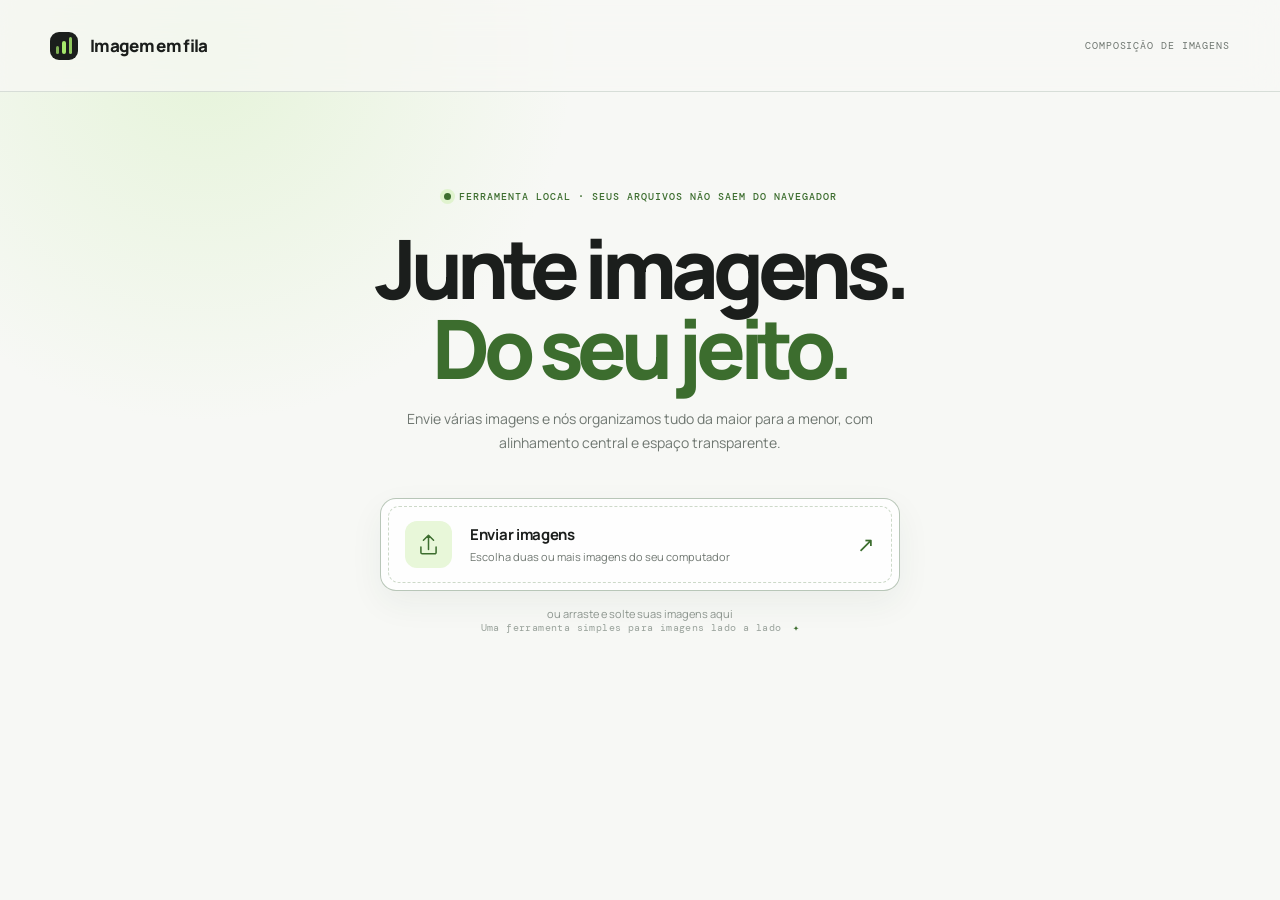
<file: site.html>
<!DOCTYPE html>
<html lang="pt-BR">
<head>
  <meta charset="UTF-8" />
  <meta name="viewport" content="width=device-width, initial-scale=1.0" />
  <meta name="description" content="Una várias imagens em uma composição personalizada." />
  <title>Imagem em fila</title>
  <link rel="preconnect" href="https://fonts.googleapis.com" />
  <link rel="preconnect" href="https://fonts.gstatic.com" crossorigin />
  <link href="https://fonts.googleapis.com/css2?family=DM+Mono:wght@400;500&family=Manrope:wght@400;500;600;700;800&display=swap" rel="stylesheet" />
  <link rel="stylesheet" href="css.css" />
</head>
<body>
  <main class="app-shell">
    <header class="topbar">
      <a class="brand" href="." aria-label="Imagem em fila, início">
        <span class="brand-mark" aria-hidden="true"><i></i><i></i><i></i></span>
        <span>Imagem em fila</span>
      </a>
      <span class="topbar-note">composição de imagens</span>
    </header>

    <section class="hero" aria-labelledby="page-title">
      <div class="eyebrow"><span></span> ferramenta local · seus arquivos não saem do navegador</div>
      <h1 id="page-title">Junte imagens.<br /><em>Do seu jeito.</em></h1>
      <p class="intro">Envie várias imagens e nós organizamos tudo da maior para a menor, com alinhamento central e espaço transparente.</p>

      <label class="upload-card" for="image-input" id="upload-card">
        <span class="upload-icon" aria-hidden="true">
          <svg viewBox="0 0 32 32" fill="none"><path d="M16 22V5m0 0-6 6m6-6 6 6M7 19v6.5A1.5 1.5 0 0 0 8.5 27h15a1.5 1.5 0 0 0 1.5-1.5V19" stroke="currentColor" stroke-width="1.8" stroke-linecap="round" stroke-linejoin="round"/></svg>
        </span>
        <span class="upload-copy">
          <strong>Enviar imagens</strong>
          <span>Escolha duas ou mais imagens do seu computador</span>
        </span>
        <span class="upload-arrow" aria-hidden="true">↗</span>
        <input id="image-input" type="file" accept="image/*" multiple />
      </label>

      <p class="drop-hint">ou arraste e solte suas imagens aqui</p>
    </section>

    <section class="workspace" id="workspace" hidden aria-live="polite">
      <div class="workspace-heading">
        <div>
          <div class="eyebrow"><span></span> pré-visualização</div>
          <h2>Sua composição</h2>
        </div>
        <div class="actions">
          <button class="button button-secondary" id="add-more" type="button">+ Adicionar mais</button>
          <button class="button button-secondary" id="vertical-toggle" type="button" aria-pressed="false">↕ Vertical</button>
          <button class="button button-primary" id="export-button" type="button"><span>Exportar</span><span aria-hidden="true">↓</span></button>
        </div>
      </div>

      <div class="composition-meta">
        <span id="image-count">0 imagens</span>
        <span class="meta-dot" aria-hidden="true"></span>
        <span id="composition-size">0 × 0 px</span>
        <span class="meta-spacer"></span>
        <span class="sort-label">layout: <strong id="layout-label">maior → menor</strong></span>
      </div>

      <div class="controls-panel">
        <div class="control-block color-block">
          <div class="control-title">Cor do espaço vazio <span id="color-value">transparente</span></div>
          <div class="color-editor">
            <div class="color-editor-left">
              <div class="color-wheel-row">
                <button class="color-wheel" id="color-wheel" type="button" aria-label="Escolher uma cor na roda de cor">
                  <span class="color-wheel-center" id="color-wheel-center"></span>
                </button>
                <div class="color-copy">
                  <strong id="color-name">Transparente</strong>
                  <span>Escolha a matiz na roda</span>
                </div>
              </div>
              <div class="rgb-caption">ajuste · RGB</div>
              <div class="rgb-fields" aria-label="Ajuste RGB">
                <label>R<input id="red-input" type="number" min="0" max="255" value="0" /></label>
                <label>G<input id="green-input" type="number" min="0" max="255" value="0" /></label>
                <label>B<input id="blue-input" type="number" min="0" max="255" value="0" /></label>
              </div>
              <span class="erase-status" id="erase-status">selecione uma cor dentro da prévia</span>
              <button class="erase-color-button" id="erase-color-button" type="button" disabled>Apagar cores</button>
            </div>
            <div class="color-editor-right">
              <div class="color-topline">
                <label class="hex-color" title="Editar código HEX">
                  <span>HEX</span>
                  <input id="hex-input" type="text" inputmode="text" maxlength="7" placeholder="#B8EC86" spellcheck="false" aria-label="Código HEX da cor" />
                </label>
                <button class="transparent-button is-active" id="transparent-toggle" type="button" aria-pressed="true">transparente</button>
              </div>
              <div class="color-surface is-transparent" id="color-surface" role="button" tabindex="0" aria-label="Escolher saturação e luminosidade da cor">
                <span class="color-surface-cursor" id="color-surface-cursor"></span>
              </div>
              <input class="hue-slider" id="hue-slider" type="range" min="0" max="360" value="100" aria-label="Escolher matiz da cor" />
            </div>
          </div>
        </div>

        <div class="control-block layout-block">
          <div class="control-title">Ordem e alinhamento</div>
          <div class="layout-subtitle">ordem das imagens</div>
          <div class="layout-options" role="radiogroup" aria-label="Ordem das imagens">
            <button class="layout-button is-active" type="button" data-order="desc" role="radio" aria-checked="true"><span>↗</span> maior → menor</button>
            <button class="layout-button" type="button" data-order="asc" role="radio" aria-checked="false"><span>↘</span> menor → maior</button>
          </div>
          <div class="layout-subtitle alignment-subtitle">alinhamento vertical</div>
          <div class="layout-options alignment-options" role="radiogroup" aria-label="Alinhamento vertical">
            <button class="layout-button align-button is-active" type="button" data-align="center" role="radio" aria-checked="true"><span>↕</span> centralizado</button>
            <button class="layout-button align-button" type="button" data-align="top" role="radio" aria-checked="false"><span>↑</span> para cima</button>
            <button class="layout-button align-button" type="button" data-align="bottom" role="radio" aria-checked="false"><span>↓</span> para baixo</button>
          </div>
        </div>
      </div>

      <div class="canvas-frame">
        <div class="canvas-scroll" id="canvas-scroll">
          <canvas id="composition-canvas" aria-label="Pré-visualização da composição final"></canvas>
        </div>
      </div>

      <div class="spacing-panel">
        <div class="spacing-heading">
          <div>
            <div class="control-title">Espaço entre imagens</div>
            <p id="spacing-status">Clique em uma imagem na prévia para escolher o espaço até a próxima.</p>
          </div>
          <span class="spacing-hint">unidade: px</span>
        </div>
        <div class="spacing-controls">
          <div class="spacing-control-row">
            <label class="spacing-input-label" for="spacing-input">espaço <strong id="selected-image-label">—</strong></label>
            <input id="spacing-input" type="number" min="0" step="1" value="0" aria-label="Espaço em pixels" />
            <span class="px-suffix">px</span>
            <button class="button button-secondary compact-button" id="apply-spacing" type="button">Aplicar espaço</button>
          </div>
          <div class="spacing-control-row">
            <label class="spacing-input-label" for="padding-input">padding geral</label>
            <input id="padding-input" type="number" min="0" step="1" value="0" aria-label="Padding geral em pixels" />
            <span class="px-suffix">px</span>
            <button class="button button-secondary compact-button" id="apply-padding" type="button">Aplicar padding</button>
          </div>
          <button class="button button-secondary compact-button" id="select-all-gaps" type="button">Selecionar todos</button>
        </div>
      </div>

      <div class="file-list" id="file-list"></div>
    </section>

    <footer class="footer">Uma ferramenta simples para imagens lado a lado <span>✦</span></footer>
  </main>
  <script src="javascript.js"></script>
</body>
</html>
</file>
<file: css.css>
:root {
  --ink: #1b1e1c;
  --muted: #6f7771;
  --paper: #f7f8f5;
  --card: #ffffff;
  --line: #dfe4df;
  --accent: #a6e86b;
  --accent-dark: #3c6d2e;
  --scroll-track: #edf2ea;
  --scroll-thumb: #b6c8ae;
  --scroll-thumb-hover: #3c6d2e;
  --shadow: 0 24px 70px rgba(31, 52, 35, 0.08);
  --ease-out: cubic-bezier(.22, 1, .36, 1);
  --ease-spring: cubic-bezier(.34, 1.56, .64, 1);
}

* {
  box-sizing: border-box;
  -webkit-user-select: none;
  user-select: none;
}

input,
textarea,
select,
[contenteditable="true"] {
  -webkit-user-select: text;
  user-select: text;
}

html {
  min-width: 320px;
  background: var(--paper);
  scroll-behavior: smooth;
  scrollbar-color: var(--scroll-thumb) var(--scroll-track);
}

body {
  margin: 0;
  overflow-x: hidden;
  color: var(--ink);
  background:
    radial-gradient(circle at 16% 8%, rgba(202, 237, 174, 0.38), transparent 23rem),
    var(--paper);
  font-family: "Manrope", sans-serif;
  -webkit-font-smoothing: antialiased;
  text-rendering: optimizeLegibility;
  transition: color .45s var(--ease-out), background .45s var(--ease-out);
}

* {
  scrollbar-color: var(--scroll-thumb) var(--scroll-track);
  scrollbar-width: thin;
}

*::-webkit-scrollbar {
  width: 13px;
  height: 13px;
}

*::-webkit-scrollbar-track {
  background: var(--scroll-track);
}

*::-webkit-scrollbar-thumb {
  border: 3px solid var(--scroll-track);
  border-radius: 999px;
  background: var(--scroll-thumb);
}

*::-webkit-scrollbar-thumb:hover {
  background: var(--scroll-thumb-hover);
}

*::-webkit-scrollbar-corner {
  background: var(--scroll-track);
}

button,
input {
  font: inherit;
}

button {
  cursor: pointer;
}

input[type="number"] {
  appearance: textfield;
  -moz-appearance: textfield;
}

input[type="number"]::-webkit-inner-spin-button,
input[type="number"]::-webkit-outer-spin-button {
  margin: 0;
  appearance: none;
  -webkit-appearance: none;
}

.app-shell {
  position: relative;
  z-index: 1;
  width: min(1180px, calc(100% - 64px));
  margin: 0 auto;
}

.scroll-fireworks-layer {
  position: fixed;
  inset: 0;
  z-index: 0;
  overflow: hidden;
  pointer-events: none;
}

.scroll-firework-star {
  position: absolute;
  left: var(--start-x);
  top: var(--start-y);
  display: grid;
  width: 10px;
  height: 10px;
  place-items: center;
  color: var(--accent);
  font: 700 14px/1 "Segoe UI Symbol", "Arial Unicode MS", sans-serif;
  opacity: 0;
  text-shadow: 0 0 5px color-mix(in srgb, var(--accent) 100%, transparent), 0 0 14px color-mix(in srgb, var(--accent) 82%, transparent), 0 0 28px color-mix(in srgb, var(--accent) 48%, transparent);
  animation: scroll-firework-star .9s var(--star-delay) var(--ease-out) both;
}

.topbar {
  width: 100vw;
  height: 92px;
  margin-left: calc(50% - 50vw);
  padding: 0 max(32px, calc((100vw - 1180px) / 2));
  border-bottom: 1px solid rgba(190, 201, 192, 0.55);
  display: flex;
  align-items: center;
  justify-content: space-between;
  position: sticky;
  top: 0;
  z-index: 20;
  background: rgba(247, 248, 245, .76);
  backdrop-filter: blur(18px) saturate(1.15);
}

.brand {
  display: inline-flex;
  align-items: center;
  gap: 12px;
  color: var(--ink);
  text-decoration: none;
  font-weight: 800;
  letter-spacing: -0.04em;
  font-size: 17px;
  transition: color .2s ease;
}

.brand:hover {
  color: var(--accent-dark);
}

.brand-mark {
  width: 28px;
  height: 28px;
  border-radius: 9px;
  display: inline-flex;
  gap: 3px;
  justify-content: center;
  align-items: end;
  padding: 6px;
  background: var(--ink);
}

.brand-mark i {
  display: block;
  width: 4px;
  border-radius: 4px;
  background: var(--accent);
}

.brand-mark i:nth-child(1) {
  height: 8px;
  opacity: .72;
}

.brand-mark i:nth-child(2) {
  height: 13px;
}

.brand-mark i:nth-child(3) {
  height: 17px;
  opacity: .84;
}

.brand-mark {
  transition: transform .45s var(--ease-spring), box-shadow .3s ease;
}

.brand:hover .brand-mark {
  transform: rotate(-5deg) scale(1.08);
  box-shadow: 0 7px 18px rgba(60, 109, 46, .2);
}

.topbar-note {
  color: var(--muted);
  font-family: "DM Mono", monospace;
  font-size: 10px;
  letter-spacing: .09em;
  text-transform: uppercase;
}

.topbar-tools {
  display: flex;
  align-items: center;
  gap: 16px;
}

.theme-toggle {
  display: inline-flex;
  align-items: center;
  gap: 7px;
  min-height: 32px;
  padding: 0 10px;
  border: 1px solid var(--line);
  border-radius: 8px;
  color: var(--muted);
  background: var(--card);
  font: 10px "DM Mono", monospace;
  text-transform: uppercase;
  transition: border-color .2s, color .2s, background .2s, transform .2s;
}

.theme-toggle:hover {
  border-color: var(--accent-dark);
  color: var(--accent-dark);
  transform: translateY(-1px);
}

.theme-toggle-icon {
  font: 17px "Manrope", sans-serif;
  line-height: 1;
  transition: transform .5s var(--ease-spring);
}

.about-button {
  display: inline-flex;
  align-items: center;
  gap: 7px;
  min-height: 32px;
  padding: 0 10px 0 7px;
  border: 1px solid var(--line);
  border-radius: 8px;
  color: var(--muted);
  background: var(--card);
  font: 10px "DM Mono", monospace;
  text-transform: uppercase;
  transition: border-color .2s ease, color .2s ease, background .2s ease, transform .2s var(--ease-spring), box-shadow .2s ease;
}

.about-button:hover {
  border-color: var(--accent-dark);
  color: var(--accent-dark);
  transform: translateY(-1px);
  box-shadow: 0 7px 18px color-mix(in srgb, var(--accent) 18%, transparent);
}

.about-button-icon {
  display: grid;
  width: 18px;
  height: 18px;
  place-items: center;
  border: 1px solid currentColor;
  border-radius: 50%;
  font: 600 11px "Manrope", sans-serif;
}

.settings-button {
  display: grid;
  width: 32px;
  height: 32px;
  place-items: center;
  padding: 0;
  border: 1px solid var(--line);
  border-radius: 8px;
  color: var(--muted);
  background: var(--card);
  font-size: 17px;
  line-height: 1;
  transition: border-color .2s ease, color .2s ease, background .2s ease, transform .45s var(--ease-spring), box-shadow .2s ease;
}

.settings-button:hover,
.settings-button.is-open {
  border-color: var(--accent-dark);
  color: var(--accent-dark);
  background: color-mix(in srgb, var(--accent) 12%, var(--card));
  box-shadow: 0 7px 18px color-mix(in srgb, var(--accent) 18%, transparent);
}

.settings-button > span {
  display: block;
  transition: transform .45s var(--ease-spring);
}

.settings-button.is-open > span {
  transform: rotate(90deg);
}

body.modal-open {
  overflow: hidden;
}

.about-overlay {
  position: fixed;
  inset: 0;
  z-index: 100;
  display: grid;
  place-items: center;
  padding: 24px;
  background: rgba(15, 21, 17, .46);
  backdrop-filter: blur(10px) saturate(.86);
  animation: about-overlay-in .24s ease both;
}

.about-overlay[hidden] {
  display: none;
}

.settings-overlay {
  position: fixed;
  inset: 0;
  z-index: 101;
  display: grid;
  place-items: start end;
  padding: 106px max(32px, calc((100vw - 1180px) / 2));
  background: rgba(15, 21, 17, .18);
  backdrop-filter: blur(3px);
  animation: about-overlay-in .2s ease both;
}

.settings-overlay[hidden] {
  display: none;
}

.settings-dialog {
  width: min(430px, calc(100vw - 32px));
  padding: 22px;
  border: 1px solid color-mix(in srgb, var(--accent-dark) 32%, var(--line));
  border-radius: 16px;
  color: var(--ink);
  background: color-mix(in srgb, var(--card) 94%, transparent);
  box-shadow: 0 24px 70px rgba(0, 0, 0, .24), 0 0 0 1px rgba(255, 255, 255, .08) inset;
  animation: about-dialog-in .32s var(--ease-out) both;
}

.settings-dialog-header {
  display: flex;
  align-items: flex-start;
  justify-content: space-between;
  gap: 16px;
  padding-bottom: 16px;
  border-bottom: 1px solid var(--line);
}

.settings-dialog h2 {
  margin: 6px 0 0;
  font-size: 24px;
  letter-spacing: -.04em;
}

.settings-dialog-header p {
  margin: 9px 0 0;
  color: var(--muted);
  font-size: 11px;
  line-height: 1.55;
}

.settings-options {
  display: grid;
  gap: 9px;
  margin-top: 16px;
}

.settings-option {
  display: grid;
  grid-template-columns: minmax(0, 1fr) auto;
  align-items: center;
  gap: 14px;
  padding: 13px;
  border: 1px solid var(--line);
  border-radius: 10px;
  background: color-mix(in srgb, var(--paper) 54%, transparent);
}

.settings-option strong,
.settings-option small {
  display: block;
}

.settings-option strong {
  font-size: 12px;
}

.settings-option small {
  margin-top: 4px;
  color: var(--muted);
  font-size: 10px;
  line-height: 1.45;
}

.settings-option select {
  min-width: 126px;
  height: 32px;
  padding: 0 8px;
  border: 1px solid var(--line);
  border-radius: 7px;
  outline: none;
  color: var(--ink);
  background: var(--card);
  font: 10px "DM Mono", monospace;
}

.settings-option select:focus {
  border-color: var(--accent-dark);
  box-shadow: 0 0 0 3px color-mix(in srgb, var(--accent) 24%, transparent);
}

.settings-toggle-option {
  position: relative;
}

.settings-toggle-option input {
  position: absolute;
  width: 1px;
  height: 1px;
  opacity: 0;
}

.settings-switch {
  position: relative;
  width: 40px;
  height: 22px;
  border-radius: 999px;
  background: var(--line);
  transition: background .2s ease;
}

.settings-switch::after {
  content: "";
  position: absolute;
  top: 3px;
  left: 3px;
  width: 16px;
  height: 16px;
  border-radius: 50%;
  background: var(--card);
  box-shadow: 0 1px 4px rgba(0, 0, 0, .22);
  transition: transform .22s var(--ease-spring);
}

.settings-toggle-option input:checked + .settings-switch {
  background: var(--accent-dark);
}

.settings-toggle-option input:checked + .settings-switch::after {
  transform: translateX(18px);
}

.settings-toggle-option input:focus-visible + .settings-switch {
  outline: 3px solid color-mix(in srgb, var(--accent) 35%, transparent);
  outline-offset: 2px;
}

.about-dialog {
  width: min(780px, 100%);
  max-height: min(760px, calc(100vh - 48px));
  overflow: auto;
  padding: 26px;
  border: 1px solid color-mix(in srgb, var(--accent-dark) 28%, var(--line));
  border-radius: 18px;
  color: var(--ink);
  background: color-mix(in srgb, var(--card) 92%, transparent);
  box-shadow: 0 28px 90px rgba(0, 0, 0, .24), 0 0 0 1px rgba(255, 255, 255, .08) inset;
  animation: about-dialog-in .42s var(--ease-out) both;
  scrollbar-color: var(--scroll-thumb) var(--scroll-track);
}

.about-dialog-header {
  display: flex;
  align-items: flex-start;
  justify-content: space-between;
  gap: 24px;
  padding-bottom: 20px;
  border-bottom: 1px solid var(--line);
}

.about-dialog-header .eyebrow {
  margin-bottom: 7px;
}

.about-dialog h2 {
  margin: 0;
  font-size: clamp(25px, 4vw, 36px);
}

.about-dialog-header p {
  max-width: 560px;
  margin: 10px 0 0;
  color: var(--muted);
  font-size: 12px;
  line-height: 1.65;
}

.about-close {
  display: grid;
  flex: 0 0 34px;
  width: 34px;
  height: 34px;
  place-items: center;
  border: 1px solid var(--line);
  border-radius: 9px;
  color: var(--muted);
  background: var(--paper);
  font-size: 22px;
  line-height: 1;
  transition: border-color .2s ease, color .2s ease, transform .2s var(--ease-spring);
}

.about-close:hover {
  border-color: var(--accent-dark);
  color: var(--accent-dark);
  transform: rotate(6deg) scale(1.05);
}

.about-grid {
  display: grid;
  grid-template-columns: repeat(2, minmax(0, 1fr));
  gap: 10px;
  margin-top: 18px;
}

.about-card {
  min-width: 0;
  padding: 15px;
  border: 1px solid var(--line);
  border-radius: 11px;
  background: color-mix(in srgb, var(--paper) 58%, transparent);
  transition: border-color .22s ease, transform .22s var(--ease-spring), box-shadow .22s ease;
}

.about-card:hover {
  border-color: color-mix(in srgb, var(--accent-dark) 54%, var(--line));
  transform: translateY(-2px);
  box-shadow: 0 10px 24px color-mix(in srgb, var(--accent) 12%, transparent);
}

.about-card-wide {
  grid-column: 1 / -1;
}

.about-card-kicker {
  color: var(--accent-dark);
  font: 8px "DM Mono", monospace;
  letter-spacing: .1em;
  text-transform: uppercase;
}

.about-card h3 {
  margin: 6px 0 5px;
  font-size: 14px;
  letter-spacing: -.02em;
}

.about-card p {
  margin: 0;
  color: var(--muted);
  font-size: 11px;
  line-height: 1.6;
}

.about-card strong {
  color: var(--ink);
  font-weight: 700;
}

.manual-list {
  display: grid;
  gap: 7px;
  margin-top: 10px;
}

.manual-list > div {
  display: grid;
  grid-template-columns: minmax(130px, .7fr) minmax(0, 1.5fr);
  gap: 12px;
  padding-top: 8px;
  border-top: 1px solid color-mix(in srgb, var(--line) 78%, transparent);
}

.manual-list > div:first-child {
  padding-top: 0;
  border-top: 0;
}

.manual-list strong {
  font-size: 10px;
}

.manual-list span {
  color: var(--muted);
  font-size: 10px;
  line-height: 1.55;
}

.shortcut-list {
  display: grid;
  gap: 6px;
  margin-top: 12px;
}

.shortcut-row {
  display: flex;
  align-items: center;
  justify-content: space-between;
  gap: 15px;
  color: var(--muted);
  font-size: 11px;
}

.shortcut-row > span:last-child {
  display: inline-flex;
  align-items: center;
  gap: 5px;
}

kbd {
  min-width: 25px;
  padding: 3px 6px;
  border: 1px solid var(--line);
  border-bottom-width: 2px;
  border-radius: 5px;
  color: var(--ink);
  background: var(--card);
  font: 9px "DM Mono", monospace;
  text-align: center;
}

.shortcut-row b {
  color: var(--muted);
  font-weight: 400;
}

.about-dialog-footer {
  margin-top: 16px;
  padding-top: 14px;
  border-top: 1px solid var(--line);
  color: var(--muted);
  font: 10px "DM Mono", monospace;
}

@keyframes about-overlay-in {
  from { opacity: 0; }
  to { opacity: 1; }
}

@keyframes about-dialog-in {
  from { opacity: 0; transform: translateY(14px) scale(.98); }
  to { opacity: 1; transform: translateY(0) scale(1); }
}

body.dark-theme .topbar {
  background: rgba(23, 19, 17, .76);
}

body.dark-theme .settings-dialog {
  background: rgba(37, 29, 25, .96);
}

body.dark-theme .settings-option {
  background: rgba(42, 32, 28, .72);
}

body.dark-theme .settings-option select {
  border-color: #574137;
  background: #251d19;
}

body.dark-theme .brand:hover .brand-mark {
  box-shadow: 0 7px 18px rgba(237, 121, 38, .2);
}

body.dark-theme .theme-toggle-icon {
  transform: rotate(180deg);
}

.hero {
  max-width: 760px;
  margin: 98px auto 0;
  text-align: center;
}

.eyebrow {
  display: flex;
  align-items: center;
  gap: 8px;
  color: var(--accent-dark);
  font: 500 10px "DM Mono", monospace;
  letter-spacing: .1em;
  text-transform: uppercase;
}

.hero .eyebrow {
  justify-content: center;
}

.eyebrow>span {
  width: 7px;
  height: 7px;
  border-radius: 50%;
  background: var(--accent-dark);
  box-shadow: 0 0 0 4px rgba(166, 232, 107, .25);
}

h1 {
  margin: 25px 0 18px;
  font-size: clamp(48px, 7vw, 82px);
  line-height: .98;
  letter-spacing: -.075em;
  font-weight: 800;
}

h1 em {
  color: var(--accent-dark);
  font-style: normal;
}

.intro {
  max-width: 490px;
  margin: 0 auto;
  color: var(--muted);
  font-size: 14px;
  line-height: 1.75;
}

.upload-card {
  position: relative;
  display: flex;
  align-items: center;
  gap: 18px;
  width: min(100%, 520px);
  margin: 42px auto 0;
  padding: 22px 24px;
  border: 1px solid #cfd8cf;
  border-radius: 16px;
  background: rgba(255, 255, 255, .84);
  box-shadow: 0 8px 30px rgba(39, 67, 45, .04);
  text-align: left;
  cursor: pointer;
  transition: border-color .2s, transform .2s, box-shadow .2s, background .2s;
}

.upload-card:hover,
.upload-card.is-dragging {
  border-color: var(--accent-dark);
  background: #fff;
  transform: translateY(-2px);
  box-shadow: var(--shadow);
}

.upload-card input {
  position: absolute;
  width: 1px;
  height: 1px;
  overflow: hidden;
  clip: rect(0, 0, 0, 0);
  white-space: nowrap;
}

.upload-icon {
  display: grid;
  place-items: center;
  width: 47px;
  height: 47px;
  flex: 0 0 47px;
  border-radius: 12px;
  background: #e8f7d9;
  color: var(--accent-dark);
}

.upload-icon svg {
  width: 27px;
  height: 27px;
}

.upload-copy {
  display: grid;
  gap: 4px;
}

.upload-copy strong {
  font-size: 15px;
  letter-spacing: -.02em;
}

.upload-copy span {
  color: var(--muted);
  font-size: 11px;
}

.upload-arrow {
  margin-left: auto;
  font-size: 21px;
  color: var(--accent-dark);
}

.drop-hint {
  margin: 15px 0 0;
  color: #8b948d;
  font-size: 11px;
}

.demo-strip {
  width: min(100%, 760px);
  margin: 52px auto 0;
  padding: 0 12px;
  overflow: hidden;
  animation: soft-rise .7s .36s var(--ease-out) both;
}

.demo-heading {
  display: flex;
  justify-content: space-between;
  gap: 12px;
  margin-bottom: 10px;
  color: var(--muted);
  font: 9px "DM Mono", monospace;
  letter-spacing: .08em;
  text-transform: uppercase;
}

.demo-heading span:first-child {
  color: var(--accent-dark);
}

.demo-heading i {
  display: inline-block;
  width: 6px;
  height: 6px;
  margin-right: 4px;
  border-radius: 50%;
  background: currentColor;
  box-shadow: 0 0 0 4px color-mix(in srgb, currentColor 15%, transparent);
}

.demo-window {
  overflow: hidden;
  padding: 8px;
  border: 1px solid var(--line);
  border-radius: 14px;
  background: var(--card);
  box-shadow: 0 14px 34px rgba(31, 52, 35, .06);
}

.demo-track {
  display: flex;
  gap: 8px;
  width: max-content;
  animation: demo-scroll 25s linear infinite;
}

.demo-window:hover .demo-track {
  animation-play-state: paused;
}

.demo-image {
  width: 126px;
  height: 86px;
  flex: 0 0 126px;
  margin: 0;
  overflow: hidden;
  border-radius: 9px;
  background: var(--line);
}

.demo-image img {
  display: block;
  width: 100%;
  height: 100%;
  object-fit: cover;
  filter: saturate(.86);
  transition: transform .6s var(--ease-out), filter .3s ease;
}

.demo-image:hover img {
  transform: scale(1.08);
  filter: saturate(1.08);
}

body.dark-theme .demo-window {
  box-shadow: 0 14px 34px rgba(0, 0, 0, .22);
}

body.dark-theme .demo-image img {
  filter: saturate(.78) brightness(.82);
}

body.dark-theme .demo-image:hover img {
  filter: saturate(1) brightness(.95);
}

.workspace {
  position: relative;
  isolation: isolate;
  margin: 100px 0 75px;
}

.workspace > * {
  position: relative;
  z-index: 1;
}

.workspace-heading {
  display: flex;
  align-items: end;
  justify-content: space-between;
  gap: 25px;
  margin-bottom: 25px;
}

h2 {
  margin: 9px 0 0;
  font-size: 32px;
  letter-spacing: -.06em;
}

.actions {
  display: flex;
  gap: 10px;
}

.button {
  display: inline-flex;
  align-items: center;
  justify-content: center;
  gap: 14px;
  min-height: 42px;
  padding: 0 16px;
  border: 0;
  border-radius: 9px;
  font-size: 12px;
  font-weight: 700;
  transition: transform .2s, box-shadow .2s;
}

.button:hover {
  transform: translateY(-1px);
}

.button-primary {
  padding: 0 18px;
  color: var(--ink);
  background: var(--accent);
  box-shadow: 0 4px 0 #85c353;
}

.button-primary:hover {
  box-shadow: 0 5px 0 #85c353, 0 8px 20px rgba(95, 152, 58, .16);
}

.button-secondary {
  color: var(--ink);
  background: #e9eee9;
}

.button-secondary.is-active {
  border: 1px solid var(--accent-dark);
  color: var(--accent-dark);
  background: #eaf8df;
}

.button:disabled {
  cursor: not-allowed;
  opacity: .42;
}

.copy-button svg {
  width: 16px;
  height: 16px;
}

.copy-button.is-confirmed {
  border-color: var(--accent-dark);
  color: var(--accent-dark);
  background: #eaf8df;
}

.composition-meta {
  display: flex;
  align-items: center;
  gap: 10px;
  margin-bottom: 10px;
  color: var(--muted);
  font: 10px "DM Mono", monospace;
  text-transform: uppercase;
  letter-spacing: .05em;
}

.meta-dot {
  width: 4px;
  height: 4px;
  border-radius: 50%;
  background: #b8c1ba;
}

.meta-spacer {
  flex: 1;
}

.sort-label strong {
  color: var(--accent-dark);
  font-weight: 500;
}

.controls-panel {
  display: grid;
  grid-template-columns: minmax(250px, .8fr) minmax(420px, 1.2fr);
  align-items: stretch;
  gap: 12px;
  margin: 0 0 15px;
}

.control-block {
  min-width: 0;
  min-height: 0;
  align-self: stretch;
  padding: 14px;
  border: 1px solid var(--line);
  border-radius: 12px;
  background: rgba(255, 255, 255, .72);
}

.control-title {
  margin-bottom: 10px;
  color: var(--muted);
  font: 10px "DM Mono", monospace;
  letter-spacing: .06em;
  text-transform: uppercase;
}

.control-title span {
  margin-left: 4px;
  color: var(--accent-dark);
}

.control-title #color-context-label {
  margin-left: 0;
  color: var(--muted);
}

.color-editor {
  display: grid;
  grid-template-columns: minmax(135px, .75fr) minmax(165px, 1.25fr);
  gap: 18px;
  align-items: start;
}

.color-editor-left {
  min-width: 0;
}

.color-editor-right {
  min-width: 0;
}

.color-targets {
  display: grid;
  grid-template-columns: repeat(2, minmax(0, 1fr));
  gap: 7px;
}

.color-target-button {
  display: grid;
  gap: 5px;
  min-height: 54px;
  padding: 9px 8px;
  border: 1px solid var(--line);
  border-radius: 9px;
  color: var(--muted);
  background: rgba(255, 255, 255, .38);
  text-align: left;
  transition: transform .2s var(--ease-spring), border-color .25s ease, color .25s ease, background .25s ease, box-shadow .25s ease;
}

.color-target-button span {
  font: 8px "DM Mono", monospace;
  letter-spacing: .05em;
  text-transform: uppercase;
}

.color-target-button strong {
  overflow: hidden;
  color: var(--ink);
  font: 10px "DM Mono", monospace;
  text-overflow: ellipsis;
  white-space: nowrap;
}

.color-target-button:hover {
  transform: translateY(-1px);
  border-color: var(--accent-dark);
}

.color-target-button.is-active {
  border-color: var(--accent-dark);
  color: var(--accent-dark);
  background: #eaf8df;
  box-shadow: 0 5px 14px rgba(60, 109, 46, .1), inset 0 0 0 1px rgba(60, 109, 46, .08);
}

.color-target-button.is-active strong {
  color: var(--accent-dark);
}

.color-copy {
  display: grid;
  gap: 3px;
  min-width: 0;
}

.color-copy strong {
  font-size: 12px;
}

.color-copy span {
  color: var(--muted);
  font-size: 10px;
  white-space: nowrap;
}

.rgb-caption {
  margin-top: 12px;
  color: #8b958d;
  font: 8px "DM Mono", monospace;
  letter-spacing: .06em;
  text-transform: uppercase;
}

.rgb-fields {
  display: grid;
  gap: 5px;
  margin-top: 8px;
}

.rgb-fields label {
  display: grid;
  grid-template-columns: 14px minmax(0, 1fr);
  align-items: center;
  gap: 5px;
  color: var(--muted);
  font: 8px "DM Mono", monospace;
  text-transform: uppercase;
}

.rgb-fields input {
  width: 100%;
  height: 27px;
  padding: 0 4px;
  border: 1px solid #d6ddd6;
  border-radius: 5px;
  outline: none;
  color: var(--ink);
  background: #fff;
  font: 10px "DM Mono", monospace;
}

.rgb-fields input:focus {
  border-color: var(--accent-dark);
  box-shadow: 0 0 0 3px rgba(166, 232, 107, .22);
}

.erase-color-button {
  width: 100%;
  min-height: 30px;
  margin-top: 12px;
  padding: 0 8px;
  border: 1px solid #d6ddd6;
  border-radius: 6px;
  color: var(--ink);
  background: #e9eee9;
  font-size: 10px;
  font-weight: 700;
}

.erase-color-button:hover:not(:disabled),
.erase-color-button.is-active {
  border-color: var(--accent-dark);
  color: var(--accent-dark);
  background: #eaf8df;
}

.erase-color-button:disabled {
  cursor: not-allowed;
  opacity: .48;
}

.rescale-button {
  margin-top: 0;
}

.erase-actions {
  display: grid;
  grid-template-columns: repeat(3, minmax(0, 1fr));
  gap: 7px;
  width: 100%;
  margin-top: 14px;
}

.erase-actions .erase-color-button {
  min-width: 0;
  margin-top: 0;
  padding-right: 4px;
  padding-left: 4px;
  white-space: nowrap;
}

.erase-status {
  display: block;
  min-height: 18px;
  margin-top: 6px;
  color: #8b958d;
  font: 8px "DM Mono", monospace;
  line-height: 1.35;
}

.erased-colors-list {
  display: grid;
  gap: 4px;
  align-content: start;
  height: 62px;
  min-height: 62px;
  max-height: 62px;
  margin-top: 6px;
  padding: 4px;
  overflow-y: auto;
  border: 1px solid color-mix(in srgb, var(--line) 78%, transparent);
  border-radius: 8px;
  background: color-mix(in srgb, var(--card) 72%, transparent);
  scrollbar-width: thin;
  scrollbar-color: var(--scroll-thumb) var(--scroll-track);
  scrollbar-gutter: stable;
}

.erased-colors-list[hidden] {
  display: none;
}

.erased-color-item {
  display: grid;
  grid-template-columns: 16px minmax(0, 1fr) auto;
  align-items: center;
  gap: 7px;
  width: 100%;
  min-height: 25px;
  padding: 3px 6px;
  border: 1px solid transparent;
  border-radius: 5px;
  color: var(--muted);
  background: transparent;
  text-align: left;
  font: 9px "DM Mono", monospace;
  cursor: pointer;
  transition: background .18s ease, border-color .18s ease, color .18s ease, transform .18s var(--ease-spring);
}

.erased-colors-empty {
  display: grid;
  min-height: 50px;
  place-items: center;
  color: var(--muted);
  font: 8px "DM Mono", monospace;
  letter-spacing: .04em;
  text-transform: uppercase;
  opacity: .72;
}

.erased-color-item:hover {
  border-color: color-mix(in srgb, var(--accent-dark) 45%, transparent);
  color: var(--ink);
  background: color-mix(in srgb, var(--accent) 10%, transparent);
  transform: translateX(2px);
}

.erased-color-item:focus-visible {
  outline: 2px solid var(--accent-dark);
  outline-offset: 1px;
}

.erased-color-item.is-selected {
  border-color: var(--accent-dark);
  color: var(--ink);
  background: color-mix(in srgb, var(--accent) 16%, transparent);
  box-shadow: inset 0 0 0 1px color-mix(in srgb, var(--accent-dark) 22%, transparent);
}

.erased-color-swatch {
  width: 13px;
  height: 13px;
  border: 1px solid color-mix(in srgb, var(--ink) 30%, transparent);
  border-radius: 4px;
  background: var(--erased-color);
  box-shadow: inset 0 0 0 2px rgba(255, 255, 255, .24);
}

.erased-color-value {
  overflow: hidden;
  text-overflow: ellipsis;
  white-space: nowrap;
}

.erased-color-index {
  color: var(--muted);
  opacity: .7;
  font-size: 8px;
}

.erase-reset-button {
  width: 100%;
  min-height: 26px;
  margin-top: 6px;
  padding: 0 8px;
  border: 1px solid var(--line);
  border-radius: 6px;
  color: var(--muted);
  background: transparent;
  font: 9px "DM Mono", monospace;
  text-transform: uppercase;
  transition: border-color .2s ease, color .2s ease, background .2s ease, opacity .2s ease;
}

.erase-reset-button:hover:not(:disabled) {
  border-color: var(--accent-dark);
  color: var(--accent-dark);
  background: color-mix(in srgb, var(--accent) 12%, transparent);
}

.erase-reset-button:disabled {
  cursor: not-allowed;
  opacity: .45;
}

.transparency-control {
  margin-top: 11px;
  padding-top: 10px;
  border-top: 1px solid var(--line);
}

.color-sliders-row {
  display: grid;
  grid-template-columns: minmax(135px, .75fr) minmax(165px, 1.25fr);
  gap: 18px;
  align-items: end;
  margin-top: 12px;
}

.color-sliders-row .transparency-control {
  min-width: 0;
  margin: 0;
  padding: 0;
  border-top: 0;
}

.hue-control {
  min-width: 0;
}

.slider-label {
  min-height: 12px;
  color: var(--muted);
  font: 8px "DM Mono", monospace;
  letter-spacing: .06em;
  text-transform: uppercase;
}

.transparency-label {
  display: flex;
  justify-content: space-between;
  gap: 8px;
  color: var(--muted);
  font: 8px "DM Mono", monospace;
  letter-spacing: .06em;
  text-transform: uppercase;
}

.transparency-label strong {
  color: var(--accent-dark);
  font-weight: 500;
}

#transparency-slider {
  display: block;
  width: 100%;
  height: 16px;
  margin-top: 6px;
  appearance: none;
  border: 0;
  border-radius: 8px;
  outline: none;
  background: linear-gradient(to right, rgba(166, 232, 107, 1), rgba(166, 232, 107, 0));
  cursor: pointer;
}

#transparency-slider::-webkit-slider-thumb {
  width: 14px;
  height: 22px;
  appearance: none;
  border: 2px solid #fff;
  border-radius: 5px;
  background: var(--ink);
  box-shadow: 0 0 0 1px rgba(0, 0, 0, .35);
}

#transparency-slider::-moz-range-thumb {
  width: 10px;
  height: 18px;
  border: 2px solid #fff;
  border-radius: 5px;
  background: var(--ink);
  box-shadow: 0 0 0 1px rgba(0, 0, 0, .35);
}

#transparency-slider:disabled {
  cursor: not-allowed;
  opacity: .4;
}

.color-topline {
  display: flex;
  align-items: flex-end;
  gap: 8px;
  margin-bottom: 7px;
}

.hex-color {
  display: grid;
  flex: 1;
  gap: 3px;
  color: var(--muted);
  font: 8px "DM Mono", monospace;
  letter-spacing: .03em;
  text-transform: uppercase;
}

.hex-color input {
  width: 100%;
  height: 26px;
  padding: 0 7px;
  border: 1px solid #d6ddd6;
  border-radius: 6px;
  outline: none;
  color: var(--ink);
  background: #fff;
  font: 10px "DM Mono", monospace;
  text-transform: uppercase;
}

.hex-color input:focus {
  border-color: var(--accent-dark);
  box-shadow: 0 0 0 3px rgba(166, 232, 107, .22);
}

.hex-color input::placeholder {
  color: #a6afa7;
}

.transparent-button {
  align-self: flex-end;
  height: 26px;
  padding: 0 8px;
  border: 1px solid #d6ddd6;
  border-radius: 6px;
  color: var(--muted);
  background: transparent;
  font: 9px "DM Mono", monospace;
  text-transform: uppercase;
  white-space: nowrap;
}

.transparent-button.is-active {
  border-color: var(--accent-dark);
  color: var(--accent-dark);
  background: #eaf8df;
}

.erase-picker-card {
  display: grid;
  grid-template-columns: 42px minmax(0, 1fr) auto;
  align-items: center;
  gap: 10px;
  min-height: 58px;
  margin: 9px 0 10px;
  padding: 8px 10px;
  border: 1px solid color-mix(in srgb, var(--accent-dark) 48%, var(--line));
  border-radius: 10px;
  background: color-mix(in srgb, var(--accent) 14%, var(--card));
  box-shadow: 0 8px 18px color-mix(in srgb, var(--accent-dark) 10%, transparent), inset 0 0 0 1px color-mix(in srgb, var(--accent) 18%, transparent);
  animation: erase-picker-in .24s var(--ease-out) both;
}

.erase-picker-card[hidden] {
  display: none;
}

.canvas-frame > .erase-picker-card {
  position: absolute;
  top: 0;
  left: 0;
  z-index: 8;
  width: min(230px, calc(100% - 16px));
  margin: 0;
  pointer-events: none;
  transform: translate3d(0, 0, 0);
}

.erase-picker-swatch {
  width: 42px;
  height: 42px;
  border: 2px solid color-mix(in srgb, var(--card) 78%, var(--line));
  border-radius: 8px;
  background: var(--ink);
  box-shadow: 0 0 0 1px color-mix(in srgb, var(--ink) 24%, transparent), inset 0 0 0 1px rgba(255, 255, 255, .12);
}

.erase-picker-swatch.is-empty {
  background-color: #fff;
  background-image: linear-gradient(45deg, #d8ded8 25%, transparent 25%), linear-gradient(-45deg, #d8ded8 25%, transparent 25%), linear-gradient(45deg, transparent 75%, #d8ded8 75%), linear-gradient(-45deg, transparent 75%, #d8ded8 75%);
  background-position: 0 0, 0 7px, 7px -7px, -7px 0;
  background-size: 14px 14px;
}

.erase-picker-copy {
  display: grid;
  min-width: 0;
  gap: 3px;
}

.erase-picker-copy strong {
  overflow: hidden;
  color: var(--ink);
  font: 700 13px "DM Mono", monospace;
  letter-spacing: .02em;
  text-overflow: ellipsis;
  white-space: nowrap;
}

.erase-picker-copy span,
.erase-picker-type {
  overflow: hidden;
  color: var(--muted);
  font: 10px "Manrope", sans-serif;
  text-overflow: ellipsis;
  white-space: nowrap;
}

.erase-picker-type {
  align-self: end;
  padding: 3px 6px;
  border-radius: 5px;
  color: var(--accent-dark);
  background: color-mix(in srgb, var(--accent) 20%, transparent);
  font: 8px "DM Mono", monospace;
  letter-spacing: .05em;
  text-transform: uppercase;
}

@keyframes erase-picker-in {
  from { opacity: 0; transform: translateY(-4px) scale(.98); }
  to { opacity: 1; transform: translateY(0) scale(1); }
}

.layout-subtitle {
  margin: 0 0 6px;
  color: #8b958d;
  font: 9px "DM Mono", monospace;
  letter-spacing: .06em;
  text-transform: uppercase;
}

.alignment-subtitle {
  margin-top: 10px;
}

.horizontal-alignment-subtitle {
  margin-top: 10px;
}

.layout-options {
  display: grid;
  grid-template-columns: repeat(2, 1fr);
  gap: 6px;
}

.alignment-options {
  grid-template-columns: repeat(3, minmax(0, 1fr));
}

.layout-button {
  display: grid;
  align-content: center;
  justify-items: center;
  gap: 5px;
  min-height: 50px;
  padding: 7px 4px;
  border: 1px solid #e0e6e0;
  border-radius: 8px;
  color: var(--muted);
  background: #fafcf9;
  font-size: 10px;
  line-height: 1.25;
}

.layout-button span {
  color: #91a090;
  font-size: 16px;
  line-height: 1;
}

.layout-button.is-active {
  border-color: var(--accent-dark);
  color: var(--ink);
  background: #eaf8df;
  box-shadow: inset 0 0 0 1px rgba(60, 109, 46, .08);
}

.layout-button.is-active span {
  color: var(--accent-dark);
}

.layout-button:disabled {
  cursor: not-allowed;
  opacity: .42;
}

.border-subtitle {
  margin-top: 11px;
}

.border-fields {
  display: grid;
  gap: 6px;
}

.border-row {
  display: grid;
  gap: 6px;
}

.border-row-wide {
  grid-template-columns: repeat(2, minmax(0, 1fr));
}

.border-row-corners {
  grid-template-columns: repeat(4, minmax(0, 1fr));
}

.border-field {
  display: grid;
  gap: 5px;
  min-width: 0;
  color: var(--muted);
  font: 8px "DM Mono", monospace;
  line-height: 1.25;
  text-transform: uppercase;
}

.border-field span {
  min-height: 20px;
}

.border-field input {
  width: 100%;
  height: 31px;
  padding: 0 7px;
  border: 1px solid #d6ddd6;
  border-radius: 6px;
  outline: none;
  color: var(--ink);
  background: #fff;
  font: 11px "DM Mono", monospace;
}

.border-field input:focus {
  border-color: var(--accent-dark);
  box-shadow: 0 0 0 3px rgba(166, 232, 107, .22);
}

.color-surface {
  position: relative;
  width: 100%;
  aspect-ratio: 1 / 1;
  overflow: hidden;
  border: 1px solid #cbd4cb;
  border-radius: 8px;
  cursor: crosshair;
  background: linear-gradient(to top, #000, transparent), linear-gradient(to right, #fff, hsl(var(--picker-hue, 100) 100% 50%));
  box-shadow: inset 0 0 0 3px rgba(255, 255, 255, .45);
}

.color-surface-cursor {
  position: absolute;
  left: 70%;
  top: 10%;
  width: 13px;
  height: 13px;
  border: 2px solid #fff;
  border-radius: 50%;
  box-shadow: 0 0 0 1px rgba(0, 0, 0, .6);
  transform: translate(-50%, -50%);
  pointer-events: none;
}

.hue-slider {
  display: block;
  width: 100%;
  height: 16px;
  margin-top: 6px;
  appearance: none;
  border: 0;
  border-radius: 8px;
  outline: none;
  background: linear-gradient(to right, #f00, #ff0, #0f0, #0ff, #00f, #f0f, #f00);
  cursor: pointer;
}

.hue-slider::-webkit-slider-thumb {
  width: 14px;
  height: 22px;
  appearance: none;
  border: 2px solid #fff;
  border-radius: 5px;
  background: var(--ink);
  box-shadow: 0 0 0 1px rgba(0, 0, 0, .35);
}

.hue-slider::-moz-range-thumb {
  width: 10px;
  height: 18px;
  border: 2px solid #fff;
  border-radius: 5px;
  background: var(--ink);
  box-shadow: 0 0 0 1px rgba(0, 0, 0, .35);
}

.canvas-frame {
  position: relative;
  isolation: isolate;
  overflow: hidden;
  border: 1px solid var(--line);
  border-radius: 14px;
  background: #fff;
  box-shadow: var(--shadow);
}

.canvas-zoom-label {
  position: absolute;
  right: 12px;
  bottom: 12px;
  z-index: 3;
  padding: 5px 7px;
  border: 1px solid color-mix(in srgb, var(--line) 80%, transparent);
  border-radius: 6px;
  color: var(--muted);
  background: color-mix(in srgb, var(--card) 78%, transparent);
  backdrop-filter: blur(8px);
  font: 9px "DM Mono", monospace;
  letter-spacing: .04em;
  pointer-events: none;
}

.canvas-frame > * {
  position: relative;
  z-index: 1;
}

.canvas-scroll {
  min-height: 280px;
  height: clamp(280px, 58vh, 560px);
  display: flex;
  align-items: flex-start;
  padding: 24px;
  overflow: auto;
  cursor: grab;
  background-image: linear-gradient(45deg, #fafafa 25%, transparent 25%), linear-gradient(-45deg, #fafafa 25%, transparent 25%), linear-gradient(45deg, transparent 75%, #fafafa 75%), linear-gradient(-45deg, transparent 75%, #fafafa 75%);
  background-position: 0 0, 0 8px, 8px -8px, -8px 0;
  background-size: 16px 16px;
}

.canvas-stage {
  position: relative;
  flex: 0 0 auto;
  margin-block: auto;
  width: max-content;
  height: max-content;
}

canvas {
  display: block;
  max-width: none;
  height: auto;
  cursor: pointer;
  box-shadow: 0 3px 12px rgba(0, 0, 0, .08);
}

canvas.canvas-fade {
  animation: canvas-fade .5s var(--ease-out) both;
}

.canvas-scroll.is-dragging-scroll {
  cursor: grabbing;
  user-select: none;
}

.canvas-scroll.is-reordering {
  cursor: grabbing;
  user-select: none;
}

.canvas-scroll.is-eyedropper,
.canvas-scroll.is-eyedropper canvas {
  cursor: crosshair;
}

.canvas-selection-layer {
  position: absolute;
  inset: 0;
  z-index: 2;
  overflow: visible;
  pointer-events: none;
}

.canvas-selection {
  position: absolute;
  overflow: hidden;
  opacity: 0;
  border: 0 solid var(--accent-dark);
  box-shadow: 0 0 0 0 transparent;
  transition: opacity .18s ease, box-shadow .2s ease;
}

.canvas-selection.is-hovered {
  opacity: 1;
  border-width: var(--selection-thickness);
  box-shadow: 0 0 0 2px color-mix(in srgb, var(--accent-dark) 28%, transparent), 0 0 18px color-mix(in srgb, var(--accent-dark) 36%, transparent);
}

.canvas-selection.is-selected {
  z-index: 2;
  opacity: 1;
  border: var(--selection-thickness) solid color-mix(in srgb, var(--accent-dark) 55%, transparent);
  box-shadow: 0 0 0 2px color-mix(in srgb, var(--accent-dark) 12%, transparent), 0 0 18px color-mix(in srgb, var(--accent-dark) 34%, transparent);
  transition: opacity .2s ease, box-shadow .28s var(--ease-out), transform .28s var(--ease-spring);
}

.canvas-selection.is-reorder-source {
  z-index: 3;
  opacity: 1;
  border: var(--selection-thickness) dashed var(--accent-dark);
  box-shadow: 0 0 0 3px color-mix(in srgb, var(--accent-dark) 18%, transparent), 0 0 18px color-mix(in srgb, var(--accent-dark) 30%, transparent);
}

.canvas-selection.is-reorder-target {
  z-index: 3;
  opacity: 1;
  border: var(--selection-thickness) solid var(--accent-dark);
  box-shadow: 0 0 0 3px color-mix(in srgb, var(--accent-dark) 24%, transparent);
}

.canvas-selection.is-pulse::after {
  content: "";
  position: absolute;
  inset: 2px;
  border-radius: inherit;
  background: linear-gradient(110deg, transparent 24%, color-mix(in srgb, var(--accent) 85%, white) 50%, transparent 76%);
  opacity: 0;
  filter: blur(3px);
  mix-blend-mode: screen;
  animation: image-selection-flash .72s var(--ease-out) both;
}

.spacing-panel {
  display: grid;
  grid-template-columns: 1fr auto;
  align-items: center;
  gap: 20px;
  margin-top: 15px;
  padding: 15px 16px;
  border: 1px solid var(--line);
  border-radius: 12px;
  background: rgba(255, 255, 255, .72);
}

.spacing-panel-wrap {
  display: grid;
  grid-template-columns: minmax(0, 1fr) auto;
  align-items: stretch;
  gap: 10px;
  margin-top: 15px;
}

.spacing-panel-wrap .spacing-panel {
  margin-top: 0;
}

.spacing-heading {
  display: flex;
  align-items: center;
  gap: 14px;
}

.spacing-heading .control-title {
  margin: 0 0 5px;
}

.spacing-heading p {
  display: flex;
  align-items: center;
  min-height: 32px;
  margin: 0;
  color: var(--muted);
  font-size: 11px;
  line-height: 1.45;
}

.spacing-hint {
  color: #8b958d;
  font: 9px "DM Mono", monospace;
  text-transform: uppercase;
  white-space: nowrap;
}

.spacing-controls {
  display: flex;
  align-items: center;
  justify-content: flex-end;
  flex-wrap: wrap;
  gap: 10px;
}

.spacing-control-row {
  display: flex;
  align-items: center;
  gap: 6px;
}

.spacing-input-label {
  color: var(--muted);
  font: 10px "DM Mono", monospace;
  text-transform: uppercase;
  white-space: nowrap;
}

.spacing-input-label strong {
  color: var(--accent-dark);
  font-weight: 500;
}

.spacing-controls input {
  width: 75px;
  height: 30px;
  padding: 0 8px;
  border: 1px solid #d6ddd6;
  border-radius: 6px;
  outline: none;
  color: var(--ink);
  background: #fff;
  font: 11px "DM Mono", monospace;
}

.spacing-controls input:focus {
  border-color: var(--accent-dark);
  box-shadow: 0 0 0 3px rgba(166, 232, 107, .22);
}

.px-suffix {
  margin-right: 4px;
  color: var(--muted);
  font: 10px "DM Mono", monospace;
}

.compact-button {
  min-height: 30px;
  padding: 0 10px;
  font-size: 10px;
}

.compact-button.is-active {
  border-color: var(--accent-dark);
  color: var(--accent-dark);
  background: #eaf8df;
}

.delete-image-button {
  display: grid;
  place-items: center;
  align-self: center;
  width: 52px;
  height: 52px;
  min-height: 52px;
  padding: 0;
  border: 1px solid #e2c3c0;
  border-radius: 10px;
  color: #b25650;
  background: #fff5f4;
  transition: transform .2s, border-color .2s, color .2s, background .2s, opacity .2s;
}

.delete-image-button svg {
  width: 22px;
  height: 22px;
}

.delete-image-button:hover:not(:disabled),
.delete-image-button.is-triggered {
  border-color: #a9453f;
  color: #a9453f;
  background: #ffe8e5;
  transform: translateY(-1px);
}

.delete-image-button:disabled {
  cursor: not-allowed;
  opacity: .4;
}

.file-list {
  display: grid;
  grid-template-columns: repeat(auto-fill, minmax(180px, 1fr));
  gap: 10px;
  margin-top: 18px;
}

.file-item {
  display: flex;
  align-items: center;
  width: 100%;
  gap: 10px;
  padding: 10px;
  border: 1px solid var(--line);
  border-radius: 10px;
  color: var(--ink);
  background: #fff;
  text-align: left;
  cursor: grab;
  transition: border-color .2s ease, background .2s ease, box-shadow .2s ease, opacity .2s ease, transform .2s var(--ease-spring);
}

.file-item:hover,
.file-item.is-selected {
  border-color: var(--accent-dark);
  background: #f7fcf2;
}

.file-item:active,
.file-item.is-dragging {
  cursor: grabbing;
}

.file-item.is-dragging {
  opacity: .52;
  transform: scale(.98);
}

.file-item.is-drop-target {
  border-color: var(--accent-dark);
  background: color-mix(in srgb, var(--accent) 15%, var(--card));
  box-shadow: 0 0 0 3px color-mix(in srgb, var(--accent-dark) 22%, transparent);
  transform: translateY(-3px);
}

.file-thumb {
  width: 37px;
  height: 37px;
  flex: 0 0 37px;
  object-fit: cover;
  border-radius: 6px;
  background: #eef1ee;
}

.file-details {
  min-width: 0;
  display: grid;
  gap: 3px;
}

.file-name {
  overflow: hidden;
  text-overflow: ellipsis;
  white-space: nowrap;
  font-size: 11px;
  font-weight: 700;
}

.file-size {
  color: var(--muted);
  font: 9px "DM Mono", monospace;
}

.file-index {
  align-self: flex-start;
  margin-left: auto;
  color: #8a938c;
  font: 10px "DM Mono", monospace;
}

.footer {
  padding: 0 0 38px;
  color: #9aa39c;
  text-align: center;
  font: 10px "DM Mono", monospace;
  letter-spacing: .04em;
}

.footer span {
  padding-left: 5px;
  color: var(--accent-dark);
}

.history-toast-stack {
  position: fixed;
  left: 22px;
  bottom: 22px;
  z-index: 40;
  display: flex;
  align-items: center;
  gap: 8px;
  pointer-events: none;
}

.history-toast {
  position: relative;
  display: grid;
  place-items: center;
  width: 44px;
  height: 44px;
  border: 1px solid rgba(185, 196, 186, .7);
  border-radius: 12px;
  color: var(--accent-dark);
  background: rgba(255, 255, 255, .46);
  box-shadow: 0 12px 28px rgba(31, 52, 35, .14), inset 0 0 0 1px rgba(255, 255, 255, .22);
  backdrop-filter: blur(16px) saturate(1.2);
  font-size: 25px;
  line-height: 1;
  animation: history-toast-in .28s var(--ease-out) both;
}

.history-toast-icon {
  display: block;
}

.history-toast-count {
  position: absolute;
  top: -7px;
  left: -7px;
  display: grid;
  place-items: center;
  width: 18px;
  height: 18px;
  border: 1px solid rgba(185, 196, 186, .85);
  border-radius: 50%;
  color: var(--ink);
  background: var(--card);
  box-shadow: 0 3px 9px rgba(31, 52, 35, .18);
  font: 9px "DM Mono", monospace;
  opacity: 0;
  transform: scale(.6);
  transition: opacity .16s ease, transform .16s var(--ease-spring);
}

.history-toast-count.is-visible {
  opacity: 1;
  transform: scale(1);
}

.history-toast.is-leaving {
  animation: history-toast-out .36s var(--ease-out) both;
}

.history-toast.is-refreshing {
  animation: history-toast-refresh .24s var(--ease-out) both;
}

body.dark-theme {
  --ink: #f7ede5;
  --muted: #b9a99f;
  --paper: #171311;
  --card: #251d19;
  --line: #49362d;
  --accent: #ff9a4b;
  --accent-dark: #ed7926;
  --scroll-track: #211a17;
  --scroll-thumb: #604032;
  --scroll-thumb-hover: #ed7926;
  --shadow: 0 24px 70px rgba(0, 0, 0, .28);
  background: radial-gradient(circle at 16% 8%, rgba(155, 70, 20, .22), transparent 23rem), var(--paper);
}

html.dark-theme {
  --scroll-track: #211a17;
  --scroll-thumb: #604032;
  --scroll-thumb-hover: #ed7926;
}

body.dark-theme .topbar {
  border-color: rgba(104, 70, 53, .65);
}

body.dark-theme .brand-mark {
  background: var(--ink);
}

body.dark-theme .upload-card {
  border-color: #49362d;
  background: rgba(44, 32, 26, .9);
  box-shadow: 0 8px 30px rgba(0, 0, 0, .16);
}

body.dark-theme .upload-card:hover,
body.dark-theme .upload-card.is-dragging {
  border-color: var(--accent-dark);
  background: #30221b;
}

body.dark-theme .upload-icon {
  background: #4b2919;
}

body.dark-theme .button-secondary {
  color: var(--ink);
  background: #30251f;
}

body.dark-theme .button-secondary.is-active {
  border-color: var(--accent-dark);
  color: var(--accent);
  background: #4b2919;
}

body.dark-theme .copy-button.is-confirmed {
  border-color: var(--accent-dark);
  color: var(--accent);
  background: #4b2919;
}

body.dark-theme .button-primary {
  color: #25150d;
  background: var(--accent);
  box-shadow: 0 4px 0 #ad5118;
}

body.dark-theme .button-primary:hover {
  box-shadow: 0 5px 0 #ad5118, 0 8px 20px rgba(237, 121, 38, .18);
}

body.dark-theme .control-block,
body.dark-theme .spacing-panel {
  border-color: var(--line);
  background: rgba(39, 29, 24, .88);
}

body.dark-theme .color-target-button {
  border-color: #49362d;
  background: rgba(33, 26, 23, .62);
}

body.dark-theme .color-target-button.is-active {
  border-color: var(--accent-dark);
  color: var(--accent);
  background: #4b2919;
  box-shadow: 0 5px 14px rgba(237, 121, 38, .12), inset 0 0 0 1px rgba(237, 121, 38, .12);
}

body.dark-theme .color-target-button.is-active strong {
  color: var(--accent);
}

body.dark-theme .layout-button {
  border-color: #49362d;
  color: var(--muted);
  background: #211a17;
}

body.dark-theme .layout-button.is-active {
  border-color: var(--accent-dark);
  color: var(--ink);
  background: #4b2919;
}

body.dark-theme .rgb-fields input,
body.dark-theme .hex-color input,
body.dark-theme .spacing-controls input,
body.dark-theme .border-field input {
  border-color: #574137;
  color: var(--ink);
  background: #211a17;
}

body.dark-theme .transparent-button {
  border-color: #574137;
  color: var(--muted);
}

body.dark-theme .transparent-button.is-active {
  border-color: var(--accent-dark);
  color: var(--accent);
  background: #4b2919;
}

body.dark-theme .erase-color-button {
  border-color: #574137;
  color: var(--ink);
  background: #30251f;
}

body.dark-theme .erase-color-button:hover:not(:disabled),
body.dark-theme .erase-color-button.is-active {
  border-color: var(--accent-dark);
  color: var(--accent);
  background: #4b2919;
}

body.dark-theme .canvas-frame {
  border-color: var(--line);
  background: #211a17;
}

body.dark-theme .canvas-scroll {
  background-color: #2a201c;
  background-image: linear-gradient(45deg, #4a352b 25%, transparent 25%), linear-gradient(-45deg, #4a352b 25%, transparent 25%), linear-gradient(45deg, transparent 75%, #4a352b 75%), linear-gradient(-45deg, transparent 75%, #4a352b 75%);
}

body.dark-theme .color-surface {
  border-color: #6c4a36;
}

body.dark-theme .erase-picker-card {
  border-color: rgba(237, 121, 38, .58);
  background: color-mix(in srgb, #4b2919 72%, var(--card));
  box-shadow: 0 8px 20px rgba(0, 0, 0, .18), inset 0 0 0 1px rgba(237, 121, 38, .1);
}

body.dark-theme .erase-picker-swatch {
  border-color: #594036;
}

body.dark-theme .erase-picker-swatch.is-empty {
  background-color: #2a201c;
  background-image: linear-gradient(45deg, #50382d 25%, transparent 25%), linear-gradient(-45deg, #50382d 25%, transparent 25%), linear-gradient(45deg, transparent 75%, #50382d 75%), linear-gradient(-45deg, transparent 75%, #50382d 75%);
}

body.dark-theme .erase-picker-type {
  color: var(--accent);
  background: rgba(237, 121, 38, .18);
}

body.dark-theme .canvas-zoom-label {
  border-color: rgba(118, 85, 65, .78);
  background: rgba(37, 29, 25, .8);
}

body.dark-theme #transparency-slider {
  background: linear-gradient(to right, rgba(255, 154, 75, 1), rgba(255, 154, 75, 0));
}

body.dark-theme .file-item {
  border-color: var(--line);
  color: var(--ink);
  background: #251d19;
}

body.dark-theme .file-item:hover,
body.dark-theme .file-item.is-selected {
  border-color: var(--accent-dark);
  background: #30221b;
}

body.dark-theme .file-thumb {
  background: #30251f;
}

body.dark-theme .delete-image-button {
  border-color: #70413b;
  color: #ee8177;
  background: #321c1b;
}

body.dark-theme .delete-image-button:hover:not(:disabled),
body.dark-theme .delete-image-button.is-triggered {
  border-color: #ee8177;
  color: #ffaaa2;
  background: #512522;
}

body.dark-theme .history-toast {
  border-color: rgba(118, 85, 65, .78);
  color: var(--accent);
  background: rgba(37, 29, 25, .52);
  box-shadow: 0 12px 28px rgba(0, 0, 0, .26), inset 0 0 0 1px rgba(255, 255, 255, .05);
}

::selection {
  color: var(--ink);
  background: rgba(166, 232, 107, .42);
}

body.dark-theme ::selection {
  background: rgba(237, 121, 38, .38);
}

@keyframes soft-rise {
  from {
    opacity: 0;
    transform: translateY(18px);
  }

  to {
    opacity: 1;
    transform: translateY(0);
  }
}

@keyframes workspace-rise {
  from {
    opacity: 0;
    transform: translateY(24px) scale(.985);
  }

  to {
    opacity: 1;
    transform: translateY(0) scale(1);
  }
}

@keyframes upload-breathe {

  0%,
  100% {
    box-shadow: 0 12px 34px rgba(39, 67, 45, .06), 0 0 0 0 rgba(166, 232, 107, 0);
  }

  50% {
    box-shadow: 0 16px 42px rgba(39, 67, 45, .1), 0 0 0 7px rgba(166, 232, 107, .08);
  }
}

@keyframes selected-pulse {

  0%,
  100% {
    box-shadow: 0 0 0 0 rgba(166, 232, 107, 0);
  }

  50% {
    box-shadow: 0 0 0 5px rgba(166, 232, 107, .14);
  }
}

@keyframes demo-scroll {
  from {
    transform: translateX(0);
  }

  to {
    transform: translateX(calc(-50% - 4px));
  }
}

@keyframes canvas-fade {
  from {
    opacity: .12;
  }

  to {
    opacity: 1;
  }
}

@keyframes history-toast-in {
  from {
    opacity: 0;
    transform: translateX(-12px) scale(.82);
  }

  to {
    opacity: 1;
    transform: translateX(0) scale(1);
  }
}

@keyframes history-toast-out {
  from {
    opacity: 1;
    transform: translateX(0) scale(1);
  }

  to {
    opacity: 0;
    transform: translateX(-7px) scale(.9);
  }
}

@keyframes history-toast-refresh {
  0% {
    transform: scale(1);
  }

  50% {
    transform: scale(1.1);
  }

  100% {
    transform: scale(1);
  }
}

@keyframes image-selection-flash {
  0% {
    opacity: 0;
    transform: translateX(-28%);
  }

  35% {
    opacity: .9;
  }

  100% {
    opacity: 0;
    transform: translateX(28%);
  }
}

@keyframes scroll-firework-star {
  0% {
    opacity: 0;
    transform: translate(-50%, 0) scale(.18) rotate(0deg);
  }
  16% {
    opacity: .92;
    transform: translate(-50%, 0) scale(1) rotate(18deg);
  }
  72% {
    opacity: .8;
    transform: translate(calc(-50% + var(--travel-x)), calc(var(--travel-y) * .72)) scale(.8) rotate(var(--star-rotation));
  }
  100% {
    opacity: 0;
    transform: translate(calc(-50% + var(--travel-x)), var(--travel-y)) scale(.12) rotate(calc(var(--star-rotation) * 1.5));
  }
}

@keyframes edge-line-draw {
  0% {
    opacity: 0;
    transform: scaleY(0);
    transform-origin: top;
  }
  12% { opacity: .95; }
  68% {
    opacity: .85;
    transform: scaleY(1);
    transform-origin: top;
  }
  100% {
    opacity: 0;
    transform: scaleY(1);
    transform-origin: bottom;
  }
}

.hero>.eyebrow {
  animation: soft-rise .65s var(--ease-out) both;
}

.hero>h1 {
  animation: soft-rise .7s .06s var(--ease-out) both;
}

.hero>.intro {
  animation: soft-rise .7s .12s var(--ease-out) both;
}

.hero>.upload-card {
  animation: soft-rise .7s .2s var(--ease-out) both, upload-breathe 4.5s 1.1s ease-in-out infinite;
}

.hero>.drop-hint {
  animation: soft-rise .7s .28s var(--ease-out) both;
}

.workspace:not([hidden]) {
  animation: workspace-rise .7s var(--ease-out) both;
}

.workspace:not([hidden]) .controls-panel .control-block:first-child {
  animation: soft-rise .55s .08s var(--ease-out) both;
}

.workspace:not([hidden]) .controls-panel .control-block:last-child {
  animation: soft-rise .55s .14s var(--ease-out) both;
}

.workspace:not([hidden]) .canvas-frame {
  animation: soft-rise .6s .2s var(--ease-out) both;
}

.workspace:not([hidden]) .spacing-panel-wrap {
  animation: soft-rise .6s .26s var(--ease-out) both;
}

.workspace:not([hidden]) .file-list {
  animation: soft-rise .6s .32s var(--ease-out) both;
}

body.image-added-flash::before,
body.image-added-flash::after {
  content: "";
  position: fixed;
  top: 0;
  bottom: 0;
  z-index: 1000;
  width: 2px;
  pointer-events: none;
  opacity: 0;
  background: linear-gradient(to bottom, transparent 0%, var(--accent) 12%, var(--accent) 86%, transparent 100%);
  box-shadow: 0 0 12px color-mix(in srgb, var(--accent) 72%, transparent), 0 0 28px color-mix(in srgb, var(--accent) 38%, transparent);
  animation: edge-line-draw .86s var(--ease-out) both;
}

body.image-added-flash::before {
  left: clamp(14px, calc((100vw - 1180px) / 2 - 26px), 180px);
}

body.image-added-flash::after {
  right: clamp(14px, calc((100vw - 1180px) / 2 - 26px), 180px);
  animation-delay: .05s;
}

:focus-visible {
  outline: 3px solid rgba(166, 232, 107, .42);
  outline-offset: 3px;
}

body.dark-theme :focus-visible {
  outline-color: rgba(237, 121, 38, .46);
}

.upload-card {
  isolation: isolate;
  overflow: hidden;
  border-color: rgba(154, 174, 155, .7);
  box-shadow: 0 12px 34px rgba(39, 67, 45, .06);
}

.upload-card::before {
  content: "";
  position: absolute;
  inset: 7px;
  z-index: -1;
  border: 1px dashed rgba(60, 109, 46, .25);
  border-radius: 11px;
  pointer-events: none;
  transition: border-color .3s ease, inset .35s var(--ease-out);
}

.upload-card:hover::before,
.upload-card.is-dragging::before {
  inset: 5px;
  border-color: var(--accent-dark);
}

.upload-card:active {
  transform: translateY(1px) scale(.995);
}

.upload-icon {
  transition: transform .35s var(--ease-spring), background .3s ease;
}

.upload-card:hover .upload-icon {
  transform: rotate(-5deg) scale(1.08);
}

.upload-arrow {
  transition: transform .35s var(--ease-spring);
}

.upload-card:hover .upload-arrow {
  transform: translate(3px, -3px);
}

body.dark-theme .upload-card::before {
  border-color: rgba(237, 121, 38, .28);
}

.button,
.theme-toggle,
.layout-button,
.transparent-button,
.erase-color-button,
.delete-image-button {
  -webkit-tap-highlight-color: transparent;
}

.button {
  position: relative;
  overflow: hidden;
  transition: transform .22s var(--ease-spring), box-shadow .25s ease, background .25s ease, border-color .25s ease;
}

.button::after {
  content: "";
  position: absolute;
  inset: 0;
  background: linear-gradient(115deg, transparent 25%, rgba(255, 255, 255, .22) 50%, transparent 75%);
  transform: translateX(-130%);
  transition: transform .6s var(--ease-out);
  pointer-events: none;
}

.button:hover::after {
  transform: translateX(130%);
}

.button:active {
  transform: translateY(2px) scale(.985);
}

.button-primary {
  box-shadow: 0 4px 0 #85c353, 0 10px 24px rgba(95, 152, 58, .1);
}

.button-secondary {
  border: 1px solid transparent;
  box-shadow: 0 4px 12px rgba(31, 52, 35, .035);
}

.button-secondary:hover {
  border-color: var(--line);
  box-shadow: 0 8px 20px rgba(31, 52, 35, .08);
}

body.dark-theme .button-primary {
  box-shadow: 0 4px 0 #ad5118, 0 10px 24px rgba(237, 121, 38, .12);
}

body.dark-theme .button-secondary {
  border-color: rgba(87, 65, 55, .5);
  box-shadow: 0 6px 18px rgba(0, 0, 0, .12);
}

body.dark-theme .button-secondary:hover {
  border-color: var(--accent-dark);
  box-shadow: 0 9px 24px rgba(0, 0, 0, .2);
}

.control-block,
.spacing-panel {
  box-shadow: 0 10px 30px rgba(31, 52, 35, .035);
  transition: border-color .3s ease, box-shadow .3s ease, background .35s ease;
}

.control-block:hover,
.spacing-panel:hover {
  border-color: rgba(116, 151, 111, .5);
  box-shadow: 0 16px 36px rgba(31, 52, 35, .065);
}

body.dark-theme .control-block:hover,
body.dark-theme .spacing-panel:hover {
  border-color: rgba(237, 121, 38, .48);
  box-shadow: 0 16px 36px rgba(0, 0, 0, .2);
}

.layout-button {
  transition: transform .2s var(--ease-spring), border-color .25s ease, background .25s ease, color .25s ease, box-shadow .25s ease;
}

.layout-button:hover:not(:disabled) {
  transform: translateY(-2px);
  border-color: var(--accent-dark);
}

.layout-button.is-active {
  box-shadow: 0 7px 16px rgba(60, 109, 46, .1), inset 0 0 0 1px rgba(60, 109, 46, .08);
}

body.dark-theme .layout-button.is-active {
  box-shadow: 0 7px 16px rgba(237, 121, 38, .12), inset 0 0 0 1px rgba(237, 121, 38, .12);
}

.color-surface {
  transition: border-color .25s ease, box-shadow .25s ease;
}

.color-surface:hover,
.color-surface:focus-visible {
  border-color: var(--accent-dark);
  box-shadow: 0 0 0 4px rgba(166, 232, 107, .16), inset 0 0 0 3px rgba(255, 255, 255, .45);
}

body.dark-theme .color-surface:hover,
body.dark-theme .color-surface:focus-visible {
  box-shadow: 0 0 0 4px rgba(237, 121, 38, .16), inset 0 0 0 3px rgba(255, 255, 255, .3);
}

.hue-slider {
  transition: filter .25s ease, transform .25s var(--ease-spring);
}

.hue-slider:hover {
  filter: saturate(1.25);
  transform: scaleY(1.12);
}

.canvas-frame {
  position: relative;
  box-shadow: 0 18px 44px rgba(31, 52, 35, .08);
  transition: border-color .3s ease, box-shadow .35s ease;
}

.canvas-frame::before {
  content: "prévia";
  position: absolute;
  top: 12px;
  left: 14px;
  z-index: 2;
  padding: 4px 7px;
  border: 1px solid rgba(185, 196, 186, .7);
  border-radius: 5px;
  color: var(--muted);
  background: rgba(255, 255, 255, .72);
  backdrop-filter: blur(8px);
  font: 8px "DM Mono", monospace;
  letter-spacing: .08em;
  text-transform: uppercase;
  opacity: .8;
  pointer-events: none;
}

.canvas-scroll {
  transition: background .35s ease;
}

body.dark-theme .canvas-frame {
  box-shadow: 0 18px 44px rgba(0, 0, 0, .24);
}

body.dark-theme .canvas-frame::before {
  border-color: rgba(118, 85, 65, .7);
  background: rgba(37, 29, 25, .76);
}

.file-item {
  transition: transform .25s var(--ease-spring), border-color .25s ease, background .25s ease, box-shadow .25s ease;
}

.file-item:hover {
  transform: translateY(-2px);
  box-shadow: 0 8px 20px rgba(31, 52, 35, .06);
}

.file-item.is-selected {
  box-shadow: 0 0 0 3px rgba(166, 232, 107, .16), 0 8px 20px rgba(31, 52, 35, .06);
  animation: selected-pulse 2.4s ease-in-out infinite;
}

body.dark-theme .file-item:hover {
  box-shadow: 0 8px 20px rgba(0, 0, 0, .2);
}

body.dark-theme .file-item.is-selected {
  box-shadow: 0 0 0 3px rgba(237, 121, 38, .18), 0 8px 20px rgba(0, 0, 0, .2);
}

.file-thumb {
  transition: transform .3s var(--ease-spring);
}

.file-item:hover .file-thumb {
  transform: scale(1.06);
}

.delete-image-button {
  transition: transform .22s var(--ease-spring), border-color .25s ease, color .25s ease, background .25s ease, opacity .25s ease, box-shadow .25s ease;
}

.delete-image-button:hover:not(:disabled) {
  box-shadow: 0 8px 20px rgba(169, 69, 63, .14);
}

.delete-image-button.is-triggered {
  animation: selected-pulse .38s ease-out;
}

@media (max-width: 680px) {
  .app-shell {
    width: min(100% - 36px, 1180px);
  }

  .topbar {
    height: 76px;
    padding: 0 18px;
  }

  .topbar-note {
    display: none;
  }

  .topbar-tools {
    gap: 6px;
  }

  .theme-toggle,
  .about-button {
    padding-right: 8px;
    padding-left: 8px;
  }

  .theme-toggle-label,
  .about-button > span:last-child {
    display: none;
  }

  .about-overlay {
    padding: 12px;
  }

  .about-dialog {
    max-height: calc(100vh - 24px);
    padding: 19px;
    border-radius: 14px;
  }

  .about-grid {
    grid-template-columns: 1fr;
  }

  .about-card-wide {
    grid-column: auto;
  }

  .manual-list > div {
    grid-template-columns: 1fr;
    gap: 3px;
  }

  .hero {
    margin-top: 70px;
  }

  h1 {
    font-size: clamp(44px, 13vw, 68px);
  }

  .upload-card {
    align-items: flex-start;
    padding: 17px;
  }

  .upload-arrow {
    margin-top: 4px;
  }

  .workspace {
    margin-top: 76px;
  }

  .workspace-heading {
    align-items: flex-start;
    flex-direction: column;
  }

  .actions {
    width: 100%;
  }

  .button {
    flex: 1;
  }

  .history-toast-stack {
    left: 14px;
    bottom: 16px;
  }

  .composition-meta {
    flex-wrap: wrap;
  }

  .meta-spacer {
    display: none;
  }

  .sort-label {
    width: 100%;
    margin-top: 2px;
  }

  .controls-panel {
    grid-template-columns: 1fr;
  }

  .color-copy span {
    white-space: normal;
  }

  .color-editor {
    grid-template-columns: 135px minmax(0, 1fr);
    gap: 13px;
  }

  .color-sliders-row {
    grid-template-columns: minmax(0, .75fr) minmax(0, 1.25fr);
    gap: 13px;
  }

  .color-copy span {
    white-space: normal;
  }

  .color-targets {
    grid-template-columns: 1fr;
  }

  .border-row-corners {
    grid-template-columns: repeat(2, minmax(0, 1fr));
  }

  .demo-strip {
    margin-top: 42px;
    padding: 0;
  }

  .demo-image {
    width: 108px;
    height: 76px;
    flex-basis: 108px;
  }

  .spacing-panel {
    grid-template-columns: 1fr;
    gap: 13px;
  }

  .spacing-heading {
    align-items: flex-start;
    flex-direction: column;
    gap: 5px;
  }

  .spacing-controls {
    justify-content: flex-start;
  }

  .spacing-control-row {
    flex-wrap: wrap;
  }

  .canvas-scroll {
    min-height: 200px;
    height: min(420px, 60vh);
    padding: 15px;
  }
}
</file>
